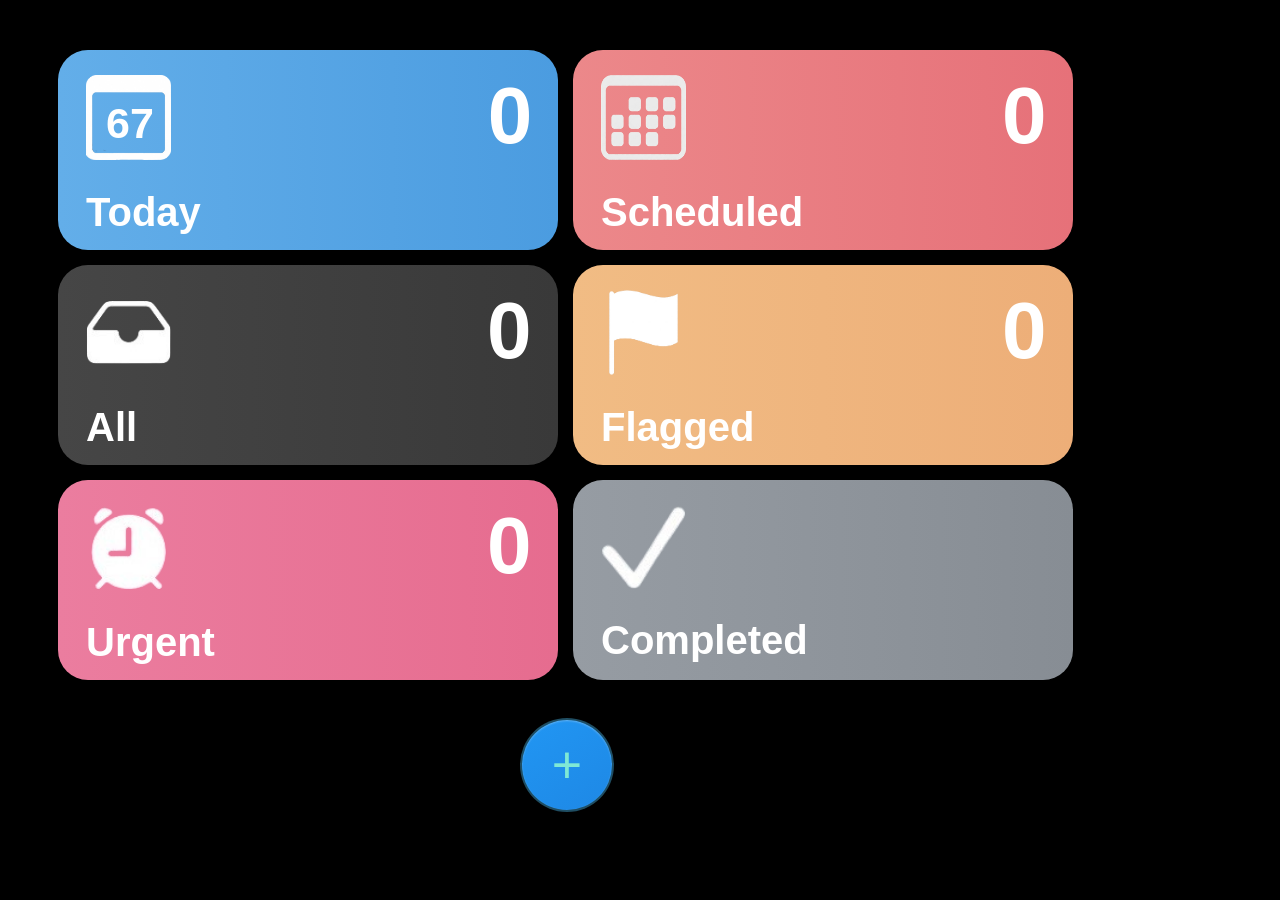
<file: index.html>
<!DOCTYPE html>
<html>
    <head>
        <title>Todo List</title>
        <link rel="stylesheet" href="styles.css">
    </head>
    <body>
        <div class="todo-window-container">
            <div class="today-menu-button todo-grid-section js-today-button">
                <div class="today-calendar-container">
                    <img class="blank-calendar-icon" src="images/blank_calendar_icon.png">
                    <p class="today-number">67</p>
                </div>
                <p class="active-today-todos">0</p>
                <p class="today-menu-title">Today</p>
            </div>

            <div class="scheduled-menu-button todo-grid-section js-scheduled-menu-button">
                <img class="scheduled-calendar-icon" src="images/filled_calendar_icon.png">
                <p class="active-scheduled-todos">0</p>
                <p class="scheduled-menu-title">Scheduled</p>
            </div>

            <div class="all-menu-button todo-grid-section js-all-menu-button">
                <img class="all-inbox-icon" src="images/inbox_icon.png">
                <p class="active-all-todos">0</p>
                <p class="all-menu-title">All</p>
            </div>

            <div class="flagged-menu-button todo-grid-section js-flagged-menu-button">
                <img class="flagged-icon" src="images/flag_icon.png">
                <p class="active-flagged-todos">0</p>
                <p class="flagged-menu-title">Flagged</p>
            </div>

            <div class="urgent-menu-button todo-grid-section js-urgent-menu-button">
                <img class="urgent-icon" src="images/clock_icon.png">
                <p class="active-urgent-todos">0</p>
                <p class="urgent-menu-title">Urgent</p>
            </div>

            <div class="completed-menu-button todo-grid-section js-completed-menu-button">
                <img class="completed-icon" src="images/checkmark_icon.png">
                <p class="completed-menu-title">Completed</p>
            </div>
        </div>
        <div class="add-button-container">
            <button class="add-todo-button js-add-todo-button">
                <span>+</span>
            </button>
        </div>

        <!-- Add Todo Window HTML Start-->

        <div class="add-todo-container js-add-todo-container">
            <div class="add-todo-menu-top-row">
                <button class="close-add-todo-menu-button js-close-add-todo-menu-button">
                    <span>X</span>
                </button>
                <p class="create-reminder-title">
                    New Reminder
                </p>
                <button class="create-reminder-button js-create-reminder-button">
                    <span>&check;</span>
                </button>
            </div>

            <div class="todo-info-container">
                <input class="todo-title-input js-todo-title-input" type="text" placeholder="Title">
                <input class="todo-notes-input js-todo-notes-input" type="text" placeholder="Notes">
                <div class="separation-line"></div>
                <input class="todo-url-input js-todo-url-input" type="url" placeholder="URL">
            </div>

            <p class="date-and-time-title">
                Date & Time
            </p>

            <div class="date-and-time-container js-date-and-time-container">
                <div class="date-row">
                    <img class="calendar-icon" src="images/date_calendar_icon.png">
                    <p class="date-row-title">Date</p>
                    <label class="switch date-switch">
                        <input type="checkbox" role="switch">
                        <span class="slider date-slider js-date-slider"></span>
                    </label>
                </div>
                <div class="date-input-container js-date-input-container">
                    <div class="add-todo-separation-line"></div>
                    <input class="date-input js-date-input" type="text" placeholder="DD-MM-YYYY">
                </div>

                <div class="add-todo-separation-line"></div>

                <div class="time-row">
                    <img class="clock-icon" src="images/time_clock_icon.png">
                    <p class="time-row-title">Time</p>
                    <label class="switch time-switch">
                        <input type="checkbox" role="switch">
                        <span class="slider time-slider js-time-slider"></span>
                    </label>
                </div>
                <div class="time-input-container js-time-input-container">
                    <div class="add-todo-separation-line"></div>
                    <input class="time-input js-time-input" type="text" placeholder="HH:MM-(A/P)M">
                </div>

                <div class="add-todo-separation-line"></div>

                <div class="urgent-row">
                    <img class="urgent-clock-icon" src="images/urgent_clock_icon.png">
                    <p class="urgent-clock-row-title">Urgent</p>
                    <label class="switch urgent-clock-switch">
                        <input class="js-urgent-input" type="checkbox" role="switch">
                        <span class="slider urgent-clock-slider urgent-clock-slider"></span>
                    </label>
                </div>
            </div>
        </div>

        <!-- Add Todo Window HTML End -->

        <script type="module" src="script.js"></script>
    </body>
</html>
</file>
<file: styles.css>
body {
    background-color: black;
    user-select: none;
}

p {
    font-family: Arial;
    margin: 0px;
    color: white;
}

.todo-window-container {
    display: grid;
    grid-template-columns: 500px 500px;
    row-gap: 15px;
    column-gap: 15px;
    margin: 50px 0px 0px 50px;
}

.todo-grid-section {
    height: 200px;
    width: 500px;
    cursor: pointer;
    border-radius: 30px;
    transition: transform 0.2s ease, box-shadow 0.2s ease;
}

.todo-grid-section:hover {
    transform: scale(1.01);
}

.todo-grid-section:active {
    transform: scale(0.98);
}

.blank-calendar-icon {
    height: 70px;
    width: 70px;
}

.scheduled-calendar-icon {
    height: 70px;
    width: 70px;
}

.all-inbox-icon {
    width: 70px;
}

.flagged-icon {
    width: 70px;
    height: 70px;
}

.urgent-icon {
    width: 70px;
    height: 70px;
}

.completed-icon {
    width: 70px;
    height: 70px;
}

.today-menu-button {
    background-image: linear-gradient(90deg, rgb(99, 174, 233), rgb(75, 156, 224));
}

.scheduled-menu-button {
    background-image: linear-gradient(90deg, rgb(236, 136, 138), rgb(230, 113, 121));
}

.all-menu-button {
    background-image: linear-gradient(90deg, rgb(70, 70, 70), rgb(57, 57, 57));
}

.flagged-menu-button {
    background-image: linear-gradient(90deg, rgb(241, 188, 132), rgb(237, 174, 120));
}

.urgent-menu-button {
    background-image: linear-gradient(90deg, rgb(235, 125, 159), rgb(230, 108, 143));
}

.completed-menu-button {
    background-image: linear-gradient(90deg, rgb(150, 156, 163), rgb(135, 141, 148));
}

/*Today todo*/
.today-calendar-container {
    display: inline-flex;
    vertical-align: top;
}

.blank-calendar-icon {
    margin: 25px 0px 0px 28px;
    height: 85px;
    width: 85px;
}

.today-number {
    position: relative;
    top: 49px;
    right: 65px;
    font-weight: bold;
    font-size: 43px;
}

.active-today-todos {
    display: inline-block;
    margin: 20px 0px 0px 265px;
    font-size: 80px;
    font-weight: bold;
}

.today-menu-title {
    margin: 28px 0px 0px 28px;
    font-weight: bold;
    font-size: 40px;
}

/*Scheduled todo*/
.scheduled-calendar-icon {
    margin: 25px 0px 0px 28px;
    height: 85px;
    width: 85px;
    vertical-align: top;
}

.active-scheduled-todos {
    display: inline-block;
    vertical-align: top;
    margin: 20px 0px 0px 312px;
    font-size: 80px;
    font-weight: bold;
}

.scheduled-menu-title {
    margin: 28px 0px 0px 28px;
    font-weight: bold;
    font-size: 40px;
}

/*All todo*/
.all-inbox-icon {
    margin: 25px 0px 0px 28px;
    height: 85px;
    width: 85px;
    vertical-align: top;
    object-fit: contain;
}

.active-all-todos {
    display: inline-block;
    vertical-align: top;
    margin: 20px 0px 0px 312px;
    font-size: 80px;
    font-weight: bold;
}

.all-menu-title {
    margin: 28px 0px 0px 28px;
    font-weight: bold;
    font-size: 40px;
}

/*Flagged todo*/
.flagged-icon {
    margin: 25px 0px 0px 28px;
    height: 85px;
    width: 85px;
    vertical-align: top;
    object-fit: contain;
}

.active-flagged-todos {
    display: inline-block;
    vertical-align: top;
    margin: 20px 0px 0px 312px;
    font-size: 80px;
    font-weight: bold;
}

.flagged-menu-title {
    margin: 28px 0px 0px 28px;
    font-weight: bold;
    font-size: 40px;
}

/*Urgent todo*/
.urgent-icon {
    margin: 25px 0px 0px 28px;
    height: 85px;
    width: 85px;
    vertical-align: top;
    object-fit: contain;
}

.active-urgent-todos {
    display: inline-block;
    vertical-align: top;
    margin: 20px 0px 0px 312px;
    font-size: 80px;
    font-weight: bold;
}

.urgent-menu-title {
    margin: 28px 0px 0px 28px;
    font-weight: bold;
    font-size: 40px;
}

/*Completed todo*/
.completed-icon {
    margin: 25px 0px 0px 28px;
    height: 85px;
    width: 85px;
    vertical-align: top;
    object-fit: contain;
}

.completed-menu-title {
    margin: 28px 0px 0px 28px;
    font-weight: bold;
    font-size: 40px;
}

.add-button-container {
    display: flex;
    justify-content: center;
}

.add-todo-button {
    margin-right: 146px;
    margin-top: 40px;
    width: 90px;
    height: 90px;
    border: none;
    border-radius: 50%;
    background-image: linear-gradient(145deg, #2196f3, #1e88e5);
    box-shadow: inset 0 1px 2px rgba(255, 255, 255, 0.3), 0 0 0 2px rgba(79, 195, 247, 0.4);
    cursor: pointer;
    display: flex;
    align-items: center;
    justify-content: center;
    transition: transform 0.2s ease, box-shadow 0.2s ease;
}

.add-todo-button span {
    color: #7fe8d5;
    font-size: 52px;
    font-weight: 300;
    line-height: 1;
}

.add-todo-button:hover {
    transform: scale(1.05);
    box-shadow: inset 0 1px 2px rgba(255, 255, 255, 0.3), 0 0 0 3px rgba(79, 195, 247, 0.6);
}

.add-todo-button:active {
    transform: scale(0.97);
}

.add-todo-container {
    background-color: rgb(29, 29, 29);
    position: absolute;
    top: 50px;
    left: 50px;
    border-radius: 50px;
    height: 1150px;
    width: 1150px;
}

.add-todo-menu-top-row {
    display: grid;
    grid-template-columns: 1fr 1fr 1fr;
    place-items: center;
}

.close-add-todo-menu-button {
    margin-top: 30px;
    margin-right: 200px;
    width: 90px;
    height: 90px;
    border: none;
    border-radius: 50%;
    background-image: linear-gradient(145deg, #3a3a3a, #2e2e2e);
    box-shadow: inset 0 1px 2px rgba(156, 156, 156, 0.3), 0 0 0 2px rgba(32, 32, 32, 0.4);
    cursor: pointer;
    display: flex;
    align-items: center;
    justify-content: center;
    transition: transform 0.2s ease, box-shadow 0.2s ease;
}

.close-add-todo-menu-button span {
    color: #ffffff;
    font-size: 52px;
    font-weight: 300;
    line-height: 1;
}

.close-add-todo-menu-button:hover {
    transform: scale(1.05);
    box-shadow: inset 0 1px 2px rgba(255, 255, 255, 0.3), 0 0 0 3px rgba(51, 51, 51, 0.6);
}

.close-add-todo-menu-button:active {
    transform: scale(0.97);
}

.create-reminder-button {
    margin-top: 30px;
    margin-left: 200px;
    width: 90px;
    height: 90px;
    border: none;
    border-radius: 50%;
    background-image: linear-gradient(145deg, #3a3a3a, #2e2e2e);
    box-shadow: inset 0 1px 2px rgba(156, 156, 156, 0.3), 0 0 0 2px rgba(32, 32, 32, 0.4);
    cursor: pointer;
    display: flex;
    align-items: center;
    justify-content: center;
    transition: transform 0.2s ease, box-shadow 0.2s ease;
}

.create-reminder-button span {
    color: #ffffff;
    font-size: 52px;
    font-weight: 300;
    line-height: 1;
}

.create-reminder-button:hover {
    transform: scale(1.05);
    box-shadow: inset 0 1px 2px rgba(255, 255, 255, 0.3), 0 0 0 3px rgba(51, 51, 51, 0.6);
}

.create-reminder-button:active {
    transform: scale(0.97);
}

.create-reminder-title {
    margin-top: 50px;
    font-weight: bold;
    font-size: 35px;
}

.todo-info-container {
    border-radius: 40px;
    height: 185px;
    width: 1050px;
    margin-left: 50px;
    background-color: rgb(43, 43, 43);
    margin-top: 40px;
    padding-top: 20px;
}

.todo-title-input {
    margin: 0px 0px 20px 20px;
    display: block;
    width: 90%;
    font-size: 30px;
    background-color: rgb(43, 43, 43);
    border: none;
    outline: none;
    caret-color: #2196f3;
    color: white;
    font-weight: bold;
}

.todo-title-input::placeholder {
    font-weight: normal;
}

.todo-notes-input {
    margin: 0px 0px 10px 20px;
    display: block;
    width: 90%;
    font-size: 30px;
    background-color: rgb(43, 43, 43);
    border: none;
    outline: none;
    caret-color: #2196f3;
    color: white;
}

.todo-url-input {
    margin: 0px 0px 10px 20px;
    display: block;
    width: 90%;
    font-size: 30px;
    background-color: rgb(43, 43, 43);
    border: none;
    outline: none;
    caret-color: #2196f3;
    color: white;
}

.separation-line {
    height: 1px;
    width: 1000px;
    margin-left: 20px;
    background-color: gray;
    margin-bottom: 20px;
}

.date-and-time-title {
    margin-top: 50px;
    margin-left: 100px;
    font-size: 30px;
    font-weight: bold;
    color: rgb(133, 133, 133);
}

/* The container wrapper for the switch */
.switch {
    position: relative;
    display: inline-block;
    width: 60px;
    height: 34px;
}

/* Hide the default HTML checkbox */
.switch input {
    opacity: 0;
    width: 0;
    height: 0;
}

/* The track/background slider */
.slider {
    position: absolute;
    cursor: pointer;
    top: 0;
    left: 0;
    right: 0;
    bottom: 0;
    background-color: #ccc;
    transition: .4s;
    border-radius: 34px;
}

/* The circular knob inside the switch */
.slider::before {
    position: absolute;
    content: "";
    height: 26px;
    width: 26px;
    left: 4px;
    bottom: 4px;
    background-color: white;
    transition: .4s;
    border-radius: 50%;
}

/* Track color changes to green when checked */
input:checked + .slider {
    background-color: #4CAF50;
}

/* Knob slides to the right when checked */
input:checked + .slider::before {
    transform: translateX(26px);
}

.date-and-time-container {
    border-radius: 40px;
    height: auto;
    width: 1050px;
    margin-left: 50px;
    background-color: rgb(43, 43, 43);
    margin-top: 30px;
    padding-top: 18px;
}

.date-row {
    display: flex;
    align-items: center;
}

.calendar-icon {
    width: 50px;
    margin-left: 30px;
}

.date-row-title {
    display: inline;
    margin-left: 25px;
    font-size: 30px;
}

.date-switch {
    margin-left: 780px;
}

.add-todo-separation-line {
    height: 1px;
    width: 900px;
    background-color: gray;
    margin: 5px 0px 0px 100px;
}

.date-input {
    margin: 10px 0px 10px 100px;
    display: block;
    width: 90%;
    font-size: 30px;
    background-color: rgb(43, 43, 43);
    border: none;
    outline: none;
    caret-color: #2196f3;
    color: white;
}

.time-row {
    display: flex;
    align-items: center;
    margin-top: 25px;
}

.clock-icon {
    width: 50px;
    margin-left: 30px;
}

.time-row-title {
    display: inline;
    margin-left: 25px;
    font-size: 30px;
}

.time-switch {
    margin-left: 780px;
}

.time-input {
    margin: 10px 0px 10px 100px;
    display: block;
    width: 90%;
    font-size: 30px;
    background-color: rgb(43, 43, 43);
    border: none;
    outline: none;
    caret-color: #2196f3;
    color: white;
}

.urgent-row {
    display: flex;
    align-items: center;
    margin-top: 25px;
}

.urgent-clock-icon {
    width: 50px;
    margin-left: 30px;
}

.urgent-clock-row-title {
    display: inline;
    margin-left: 25px;
    font-size: 30px;
}

.urgent-clock-switch {
    margin-left: 759px;
}
</file>
